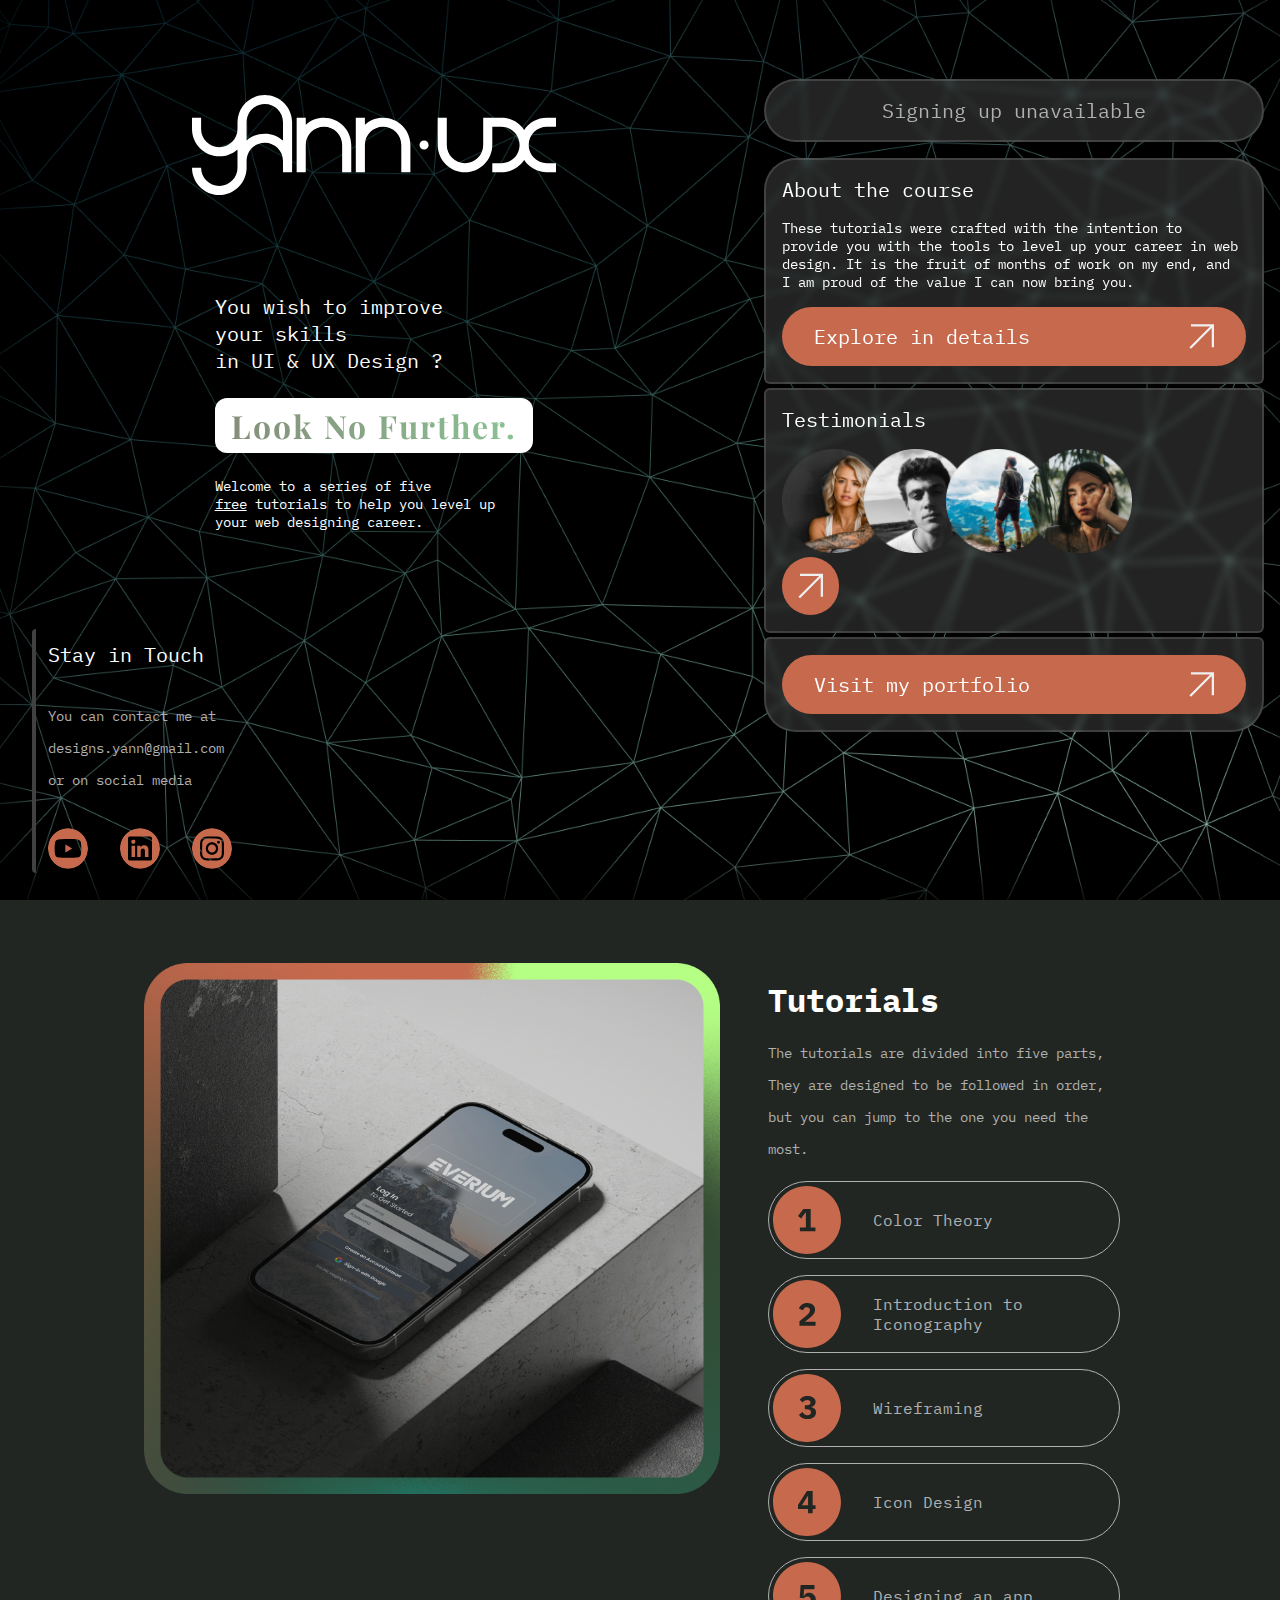
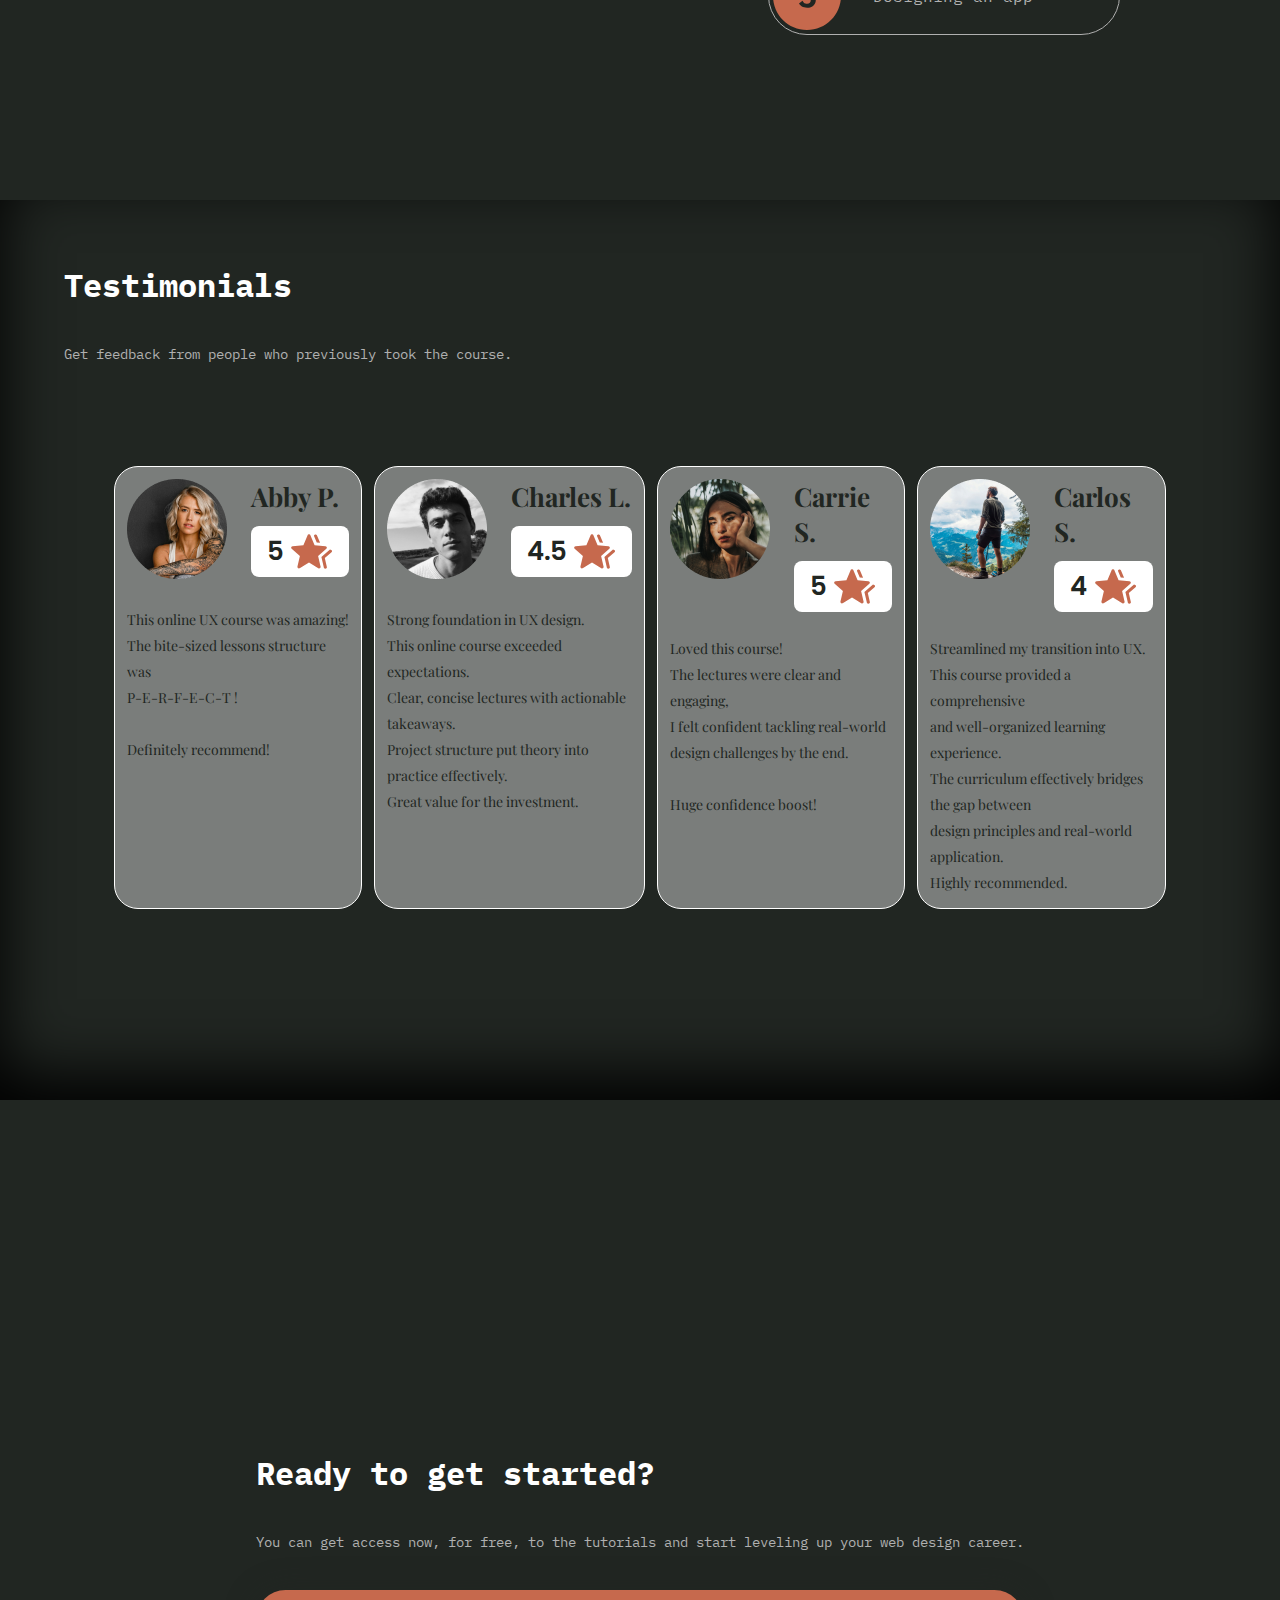
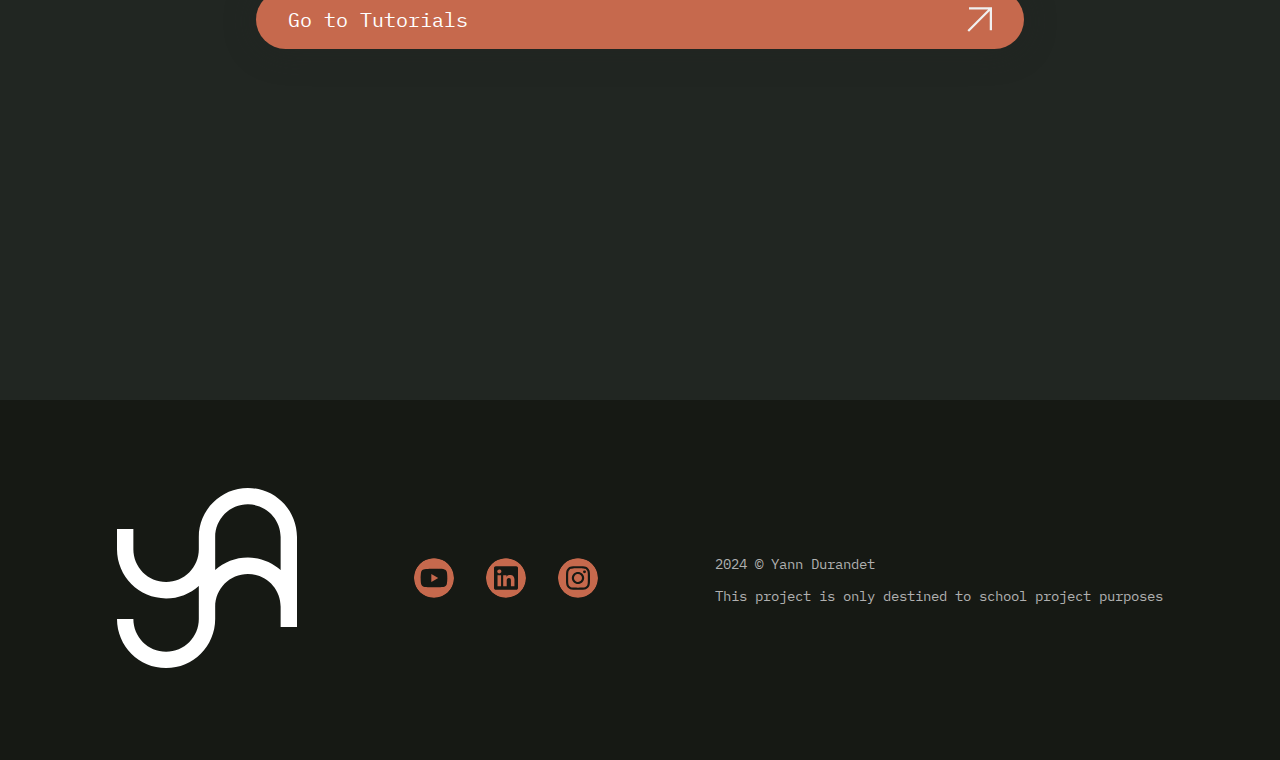
<file: index.html>
<!DOCTYPE html>
<html lang="en">

<head>
    <meta charset="UTF-8">
    <meta name="viewport" content="width=device-width, initial-scale=1.0">
    <title>Yann UX</title>
    <link rel="stylesheet" href="style.css" class="css">
</head>

<body>
    <section id="hero">
        <div class="nav--left">
            <img class="upper--nav__left" src="assets/logo/logo.svg">
            <div class="centered--welcome">
                <p class="txt--24 txt--white">You wish to improve<br>your skills<br>in UI & UX Design ?</p>
                <h1><span class="txt--40">Look No Further.</span></h1>
                <p class="txt--18 txt--white">Welcome to a series of five<br><span class="underlined">free</span>
                    tutorials to help you level up<br>your web designing career.</p>
            </div>
            <div class="contact">
                <p class="txt--24 txt--white">
                    Stay in Touch
                </p>
                <p class="txt--18 txt--light__grey">
                    You can contact me at
                    <br>designs.yann@gmail.com
                    <br>or on social media
                </p>
                <span class="social--icons">
                    <a href="https://www.youtube.com/@yanndurandet2003" target=_blank><img
                            src="assets/icons/youtube.svg" alt=""></a>
                    <a href="https://www.linkedin.com/in/yann-durandet-web-designer/" target=_blank><img
                            src="assets/icons/linkedIn.svg" alt=""></a>
                    <a href="http://instagram.com/yann_visuals" target=_blank><img src="assets/icons/instagram.svg"
                            alt=""></a>
                </span>
            </div>
        </div>
        <div class="nav--right">
            <a href="#" id="signin" class="homepage--navigation">Signing up unavailable</a>
            <div class="homepage--navigation__container">
                <a id="about--course" class="homepage--navigation" href="#tutorials">
                    <p class="txt--24 txt--white">
                        About the course
                    </p>
                    <p class="txt--18 txt--white">
                        These tutorials were crafted with the intention to provide you with the tools to level up your
                        career in web design. It is the fruit of months of work on my end, and I am proud of the value I
                        can now bring you.</p>
                    <div class="copper--button">
                        <span>Explore in details</span>
                        <img src="assets/icons/arrow_outward.svg" alt="">
                    </div>
                </a>
                <div id="testimonials" class="homepage--navigation">
                    <p class="txt--24 txt--white">
                        Testimonials
                    </p>
                    <a href="#testimonials__section">
                        <figure id="testimonial--faces">
                            <img src="assets/illustrations/T1.png">
                            <img src="assets/illustrations/T2.png">
                            <img src="assets/illustrations/T3.png">
                            <img src="assets/illustrations/T4.png">
                        </figure>
                        <div class="copper--button single--arrow">
                            <img src="assets/icons/arrow_outward.svg" alt="">
                        </div>
                    </a>
                </div>
                <a id="cta--portfolio" href="https://yanndurandet.me" class="homepage--navigation">
                    <div class="copper--button">
                        <span>Visit my portfolio</span>
                        <img src="assets/icons/arrow_outward.svg" alt="">
                    </div>
                </a>
            </div>

        </div>
    </section>
    <section id="tutorials">
        <div class="tutorials--img">
            <img src="assets/illustrations/mockedUp.png" alt="">
        </div>
        <div class="links--container">
            <div class="tutorials--txt">
                <h2 class="txt--40 txt--white">Tutorials</h2>
                <p class="txt--18 txt--light__grey">The tutorials are divided into five parts,
                    They are designed to be followed in order, but you can jump to the one you need the most.</p>
            <div class="tutorial--links">
                <a class="tutorial--link" href="tutorial1.html"><img src="assets/icons/copper__1.svg" alt=""><span>Color Theory</span></a>
                <a class="tutorial--link" href="tutorial2.html"><img src="assets/icons/copper__2.svg" alt=""><span>Introduction to Iconography</span></a>
                <a class="tutorial--link" href="tutorial3.html"><img src="assets/icons/copper__3.svg" alt=""><span>Wireframing</span></a>
                <a class="tutorial--link" href="tutorial4.html"><img src="assets/icons/copper__4.svg" alt=""><span>Icon Design</span></a>
                <a class="tutorial--link" href="tutorial5.html"><img src="assets/icons/copper__5.svg" alt=""><span>Designing an app</span></a>
            </div>
        </div>
    </section>
    <section id="testimonials__section">
        <h2 class="txt--40 txt--white">
            Testimonials
        </h2>
        <p class="txt--18 txt--light__grey">
            Get feedback from people who previously took the course.
        </p>
        <div class="reviews--container">
            <div class="review--container">
                <div class="review--header">
                    <figure>
                        <img src="assets/illustrations/T1.png" alt="">
                    </figure>
                    <div class="review--header__right--hander">
                        <p class="review--author">
                            Abby P.
                        </p>
                        <div class="review--score">
                            <span class="review--rating">5</span>
                            <img src="assets/icons/star.svg" alt="">
                        </div>
                    </div>
                </div>
                <p class="review--text txt--18 txt--white">
                    This online UX course was amazing!<br>
                    The bite-sized lessons structure was<br>
                    P-E-R-F-E-C-T !<br>
                    <br>
                    Definitely recommend!
                </p>
            </div>
            <div class="review--container">
                <div class="review--header">
                    <figure>
                        <img src="assets/illustrations/T2.png" alt="">
                    </figure>
                    <div class="review--header__right--hander">
                        <p class="review--author">
                            Charles L.
                        </p>
                        <div class="review--score">
                            <span class="review--rating">4.5</span>
                            <img src="assets/icons/star.svg" alt="">
                        </div>
                    </div>
                </div>
                <p class="review--text txt--18 txt--white">
                    Strong foundation in UX design.<br>
                    This online course exceeded expectations.<br>
                    Clear, concise lectures with actionable takeaways.<br>
                    Project structure put theory into practice effectively.<br>
                    Great value for the investment.
                </p>
            </div>
            <div class="review--container">
                <div class="review--header">
                    <figure>
                        <img src="assets/illustrations/T4.png" alt="">
                    </figure>
                    <div class="review--header__right--hander">
                        <p class="review--author">
                            Carrie S.
                        </p>
                        <div class="review--score">
                            <span class="review--rating">5</span>
                            <img src="assets/icons/star.svg" alt="">
                        </div>
                    </div>
                </div>
                <p class="review--text txt--18 txt--white">
                    Loved this course!<br>
                    The lectures were clear and engaging,<br>
                    I felt confident tackling real-world<br>
                    design challenges by the end.<br><br>
                    
                    Huge confidence boost!
                </p>
            </div>
            <div class="review--container">
                <div class="review--header">
                    <figure>
                        <img src="assets/illustrations/T3.png" alt="">
                    </figure>
                    <div class="review--header__right--hander">
                        <p class="review--author">
                            Carlos S.
                        </p>
                        <div class="review--score">
                            <span class="review--rating">4</span>
                            <img src="assets/icons/star.svg" alt="">
                        </div>
                    </div>
                </div>
                <p class="review--text txt--18 txt--white">
                    Streamlined my transition into UX.<br>
                    This course provided a comprehensive<br>
                    and well-organized learning experience.<br>
                    The curriculum effectively bridges the gap between<br>
                    design principles and real-world application.<br>
                    Highly recommended.
                </p>
            </div>
        </div>
    </section>
    <section id="getStarted">
        <div class="getStarted--container">
            <h2 class="txt--40 txt--white">
                Ready to get started?
            </h2>
            <p class="txt--18 txt--light__grey">
                You can get access now, for free, to the tutorials and start leveling up your web design career.
            </p>
            <a class="copper--button" href="#tutorials">
                <span>Go to Tutorials</span>
                <img src="assets/icons/arrow_outward.svg" alt="">
            </a>
        </div>
    </section>
    <footer>
        <figure>
            <img src="assets/logo/logo__square.svg" alt="">
        </figure>
        <span class="social--icons">
            <a href="https://www.youtube.com/@yanndurandet2003" target=_blank><img
                    src="assets/icons/youtube.svg" alt=""></a>
            <a href="https://www.linkedin.com/in/yann-durandet-web-designer/" target=_blank><img
                    src="assets/icons/linkedIn.svg" alt=""></a>
            <a href="http://instagram.com/yann_visuals" target=_blank><img src="assets/icons/instagram.svg"
                    alt=""></a>
        </span>
        <div>
            <p class="txt--18 txt--light__grey">
                2024 © Yann Durandet
            </p>
            <p class="txt--18 txt--light__grey">
                This project is only destined to school project purposes
            </p>
        </div>
    </footer>
</body>

</html>
</file>
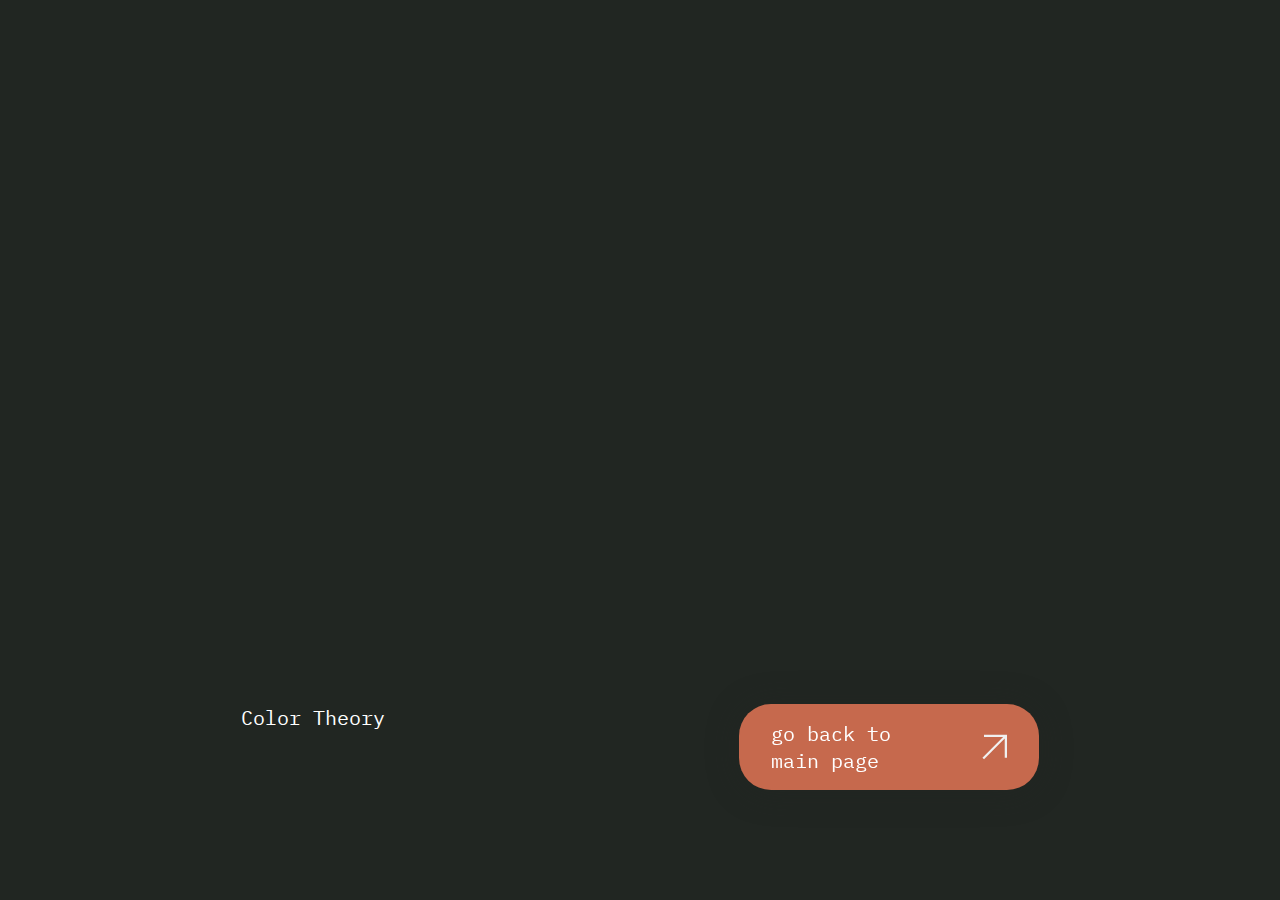
<file: tutorial1.html>
<!DOCTYPE html>
<html lang="en">
<head>
    <meta charset="UTF-8">
    <meta name="viewport" content="width=device-width, initial-scale=1.0">
    <title>Tutorial TEST</title>
    <link rel="stylesheet" href="style.css">
</head>
<body>
    <section id="tutorial">
        <iframe width="920" height="608" src="https://www.youtube.com/embed/_jBm5XHM5Zc" title="1  MD Théorie des couleurs" frameborder="0" allow="accelerometer; autoplay; clipboard-write; encrypted-media; gyroscope; picture-in-picture; web-share" referrerpolicy="strict-origin-when-cross-origin" allowfullscreen style="border-radius: 32px;"></iframe>
        <div>
            <p class="txt--24 txt--white">Color Theory</p>
            <a class="copper--button" style="width: 300px;" href="index.html#tutorials">
                <span>go back to main page</span>
                <img src="assets/icons/arrow_outward.svg" alt="">
            </a>
        </div>
    </section>
</body>
</html>
</file>
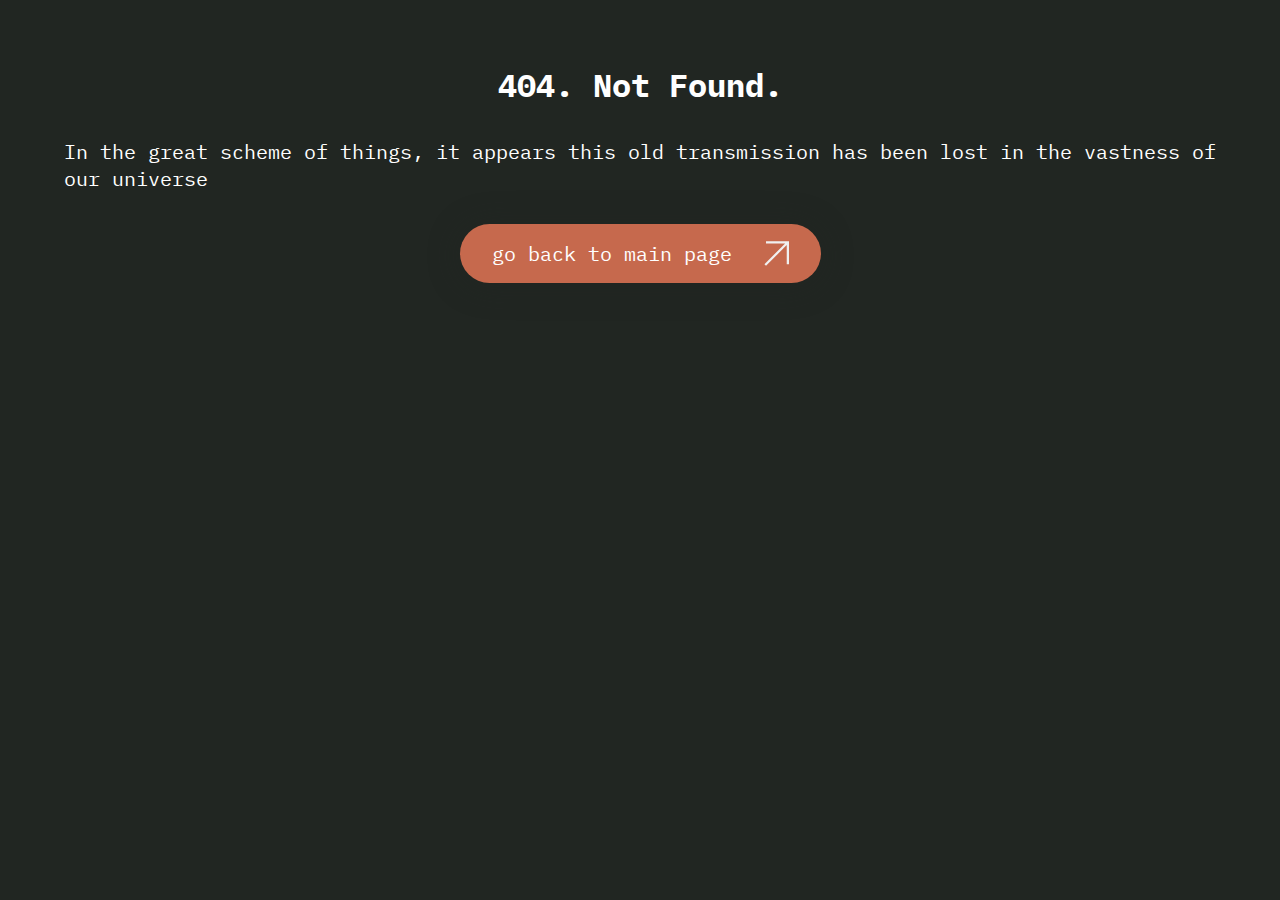
<file: tutorial2.html>
<!DOCTYPE html>
<html lang="en">
<head>
    <meta charset="UTF-8">
    <meta name="viewport" content="width=device-width, initial-scale=1.0">
    <title>Tutorial TEST</title>
    <link rel="stylesheet" href="style.css">
</head>
<body>
    <section id="tutorial">
        <h2 class="txt--40 txt--white">404. Not Found.</h2>
        <p class="txt--24 txt--white">In the great scheme of things, it appears this old transmission has been lost in the vastness of our universe</p>
        <a class="copper--button" style="width: fit-content;" href="index.html">
            <span>go back to main page</span>
            <img src="assets/icons/arrow_outward.svg" alt="">
        </a>
    </section>
</body>
</html>
</file>
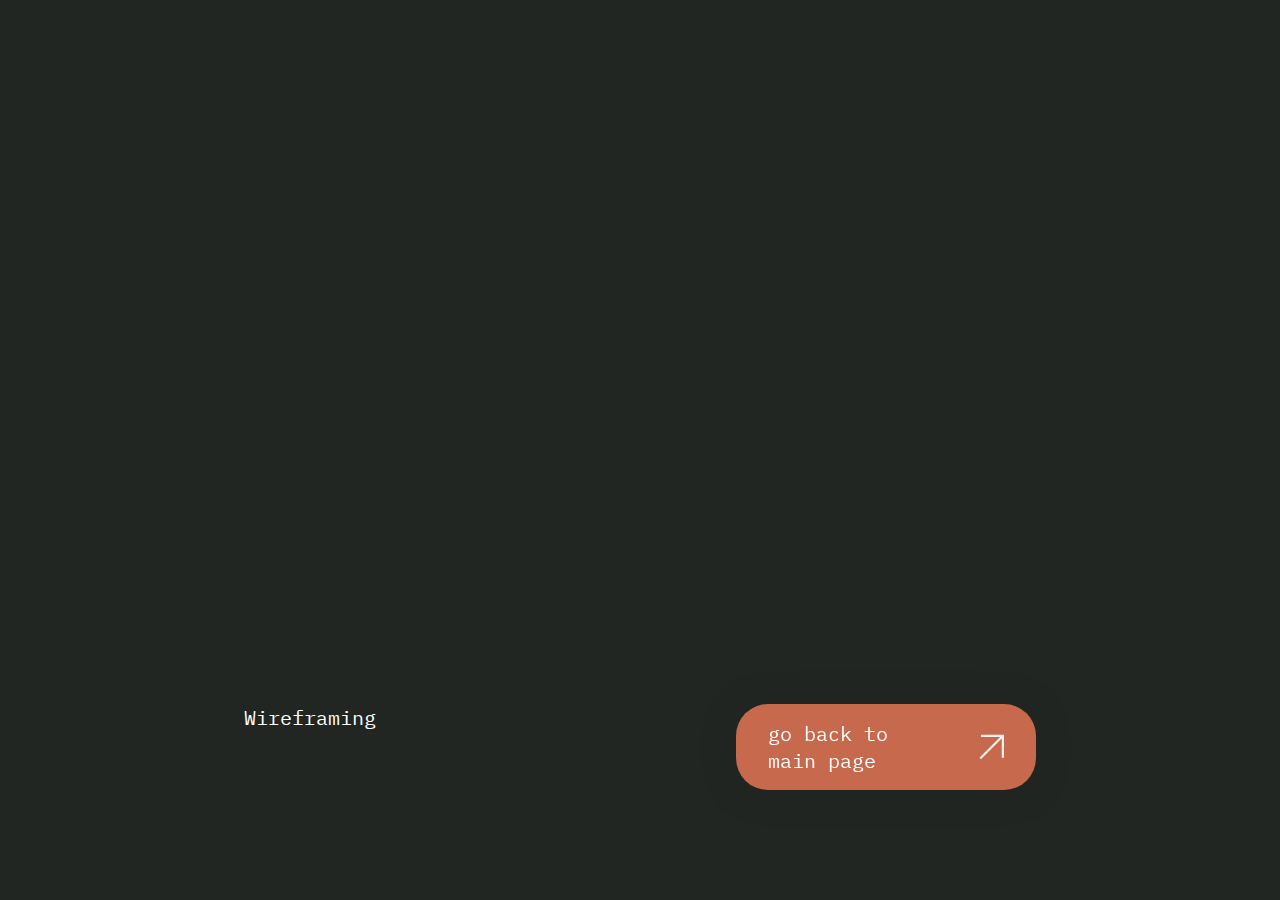
<file: tutorial3.html>
<!DOCTYPE html>
<html lang="en">
<head>
    <meta charset="UTF-8">
    <meta name="viewport" content="width=device-width, initial-scale=1.0">
    <title>Tutorial TEST</title>
    <link rel="stylesheet" href="style.css">
</head>
<body>
    <section id="tutorial">
        <iframe width="920" height="608" src="https://www.youtube.com/embed/KGchD-fTRt0" title="3  La page de connexion" frameborder="0" allow="accelerometer; autoplay; clipboard-write; encrypted-media; gyroscope; picture-in-picture; web-share" referrerpolicy="strict-origin-when-cross-origin" allowfullscreen></iframe>
        <div>
            <p class="txt--24 txt--white">Wireframing</p>
            <a class="copper--button" style="width: 300px;" href="index.html#tutorials">
                <span>go back to main page</span>
                <img src="assets/icons/arrow_outward.svg" alt="">
            </a>
        </div>
    </section>
</body>
</html>
</file>
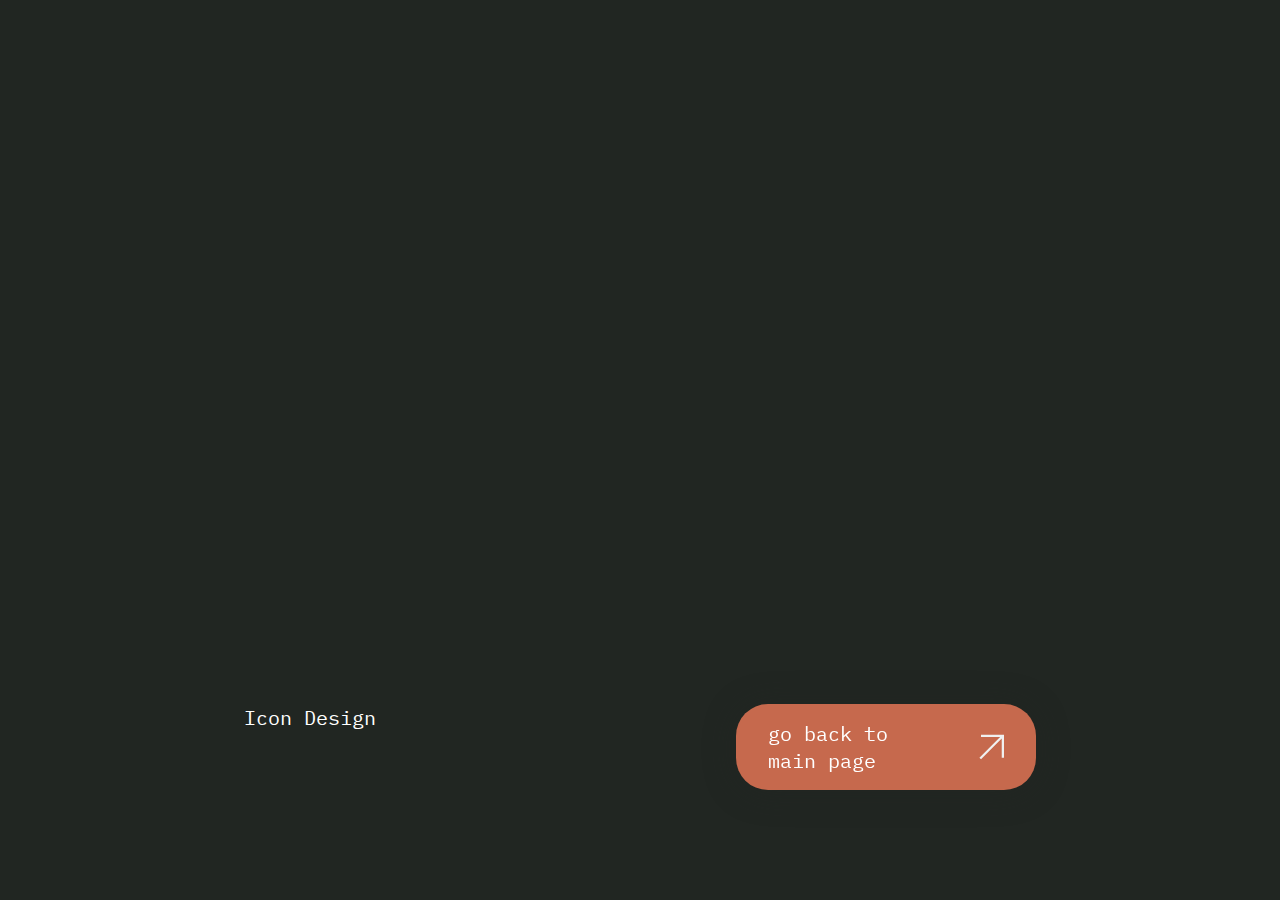
<file: tutorial4.html>
<!DOCTYPE html>
<html lang="en">
<head>
    <meta charset="UTF-8">
    <meta name="viewport" content="width=device-width, initial-scale=1.0">
    <title>Tutorial TEST</title>
    <link rel="stylesheet" href="style.css">
</head>
<body>
    <section id="tutorial">
        <iframe width="920" height="608" src="https://www.youtube.com/embed/HRgjV0aekRE" title="4  Les Icones Pt2" frameborder="0" allow="accelerometer; autoplay; clipboard-write; encrypted-media; gyroscope; picture-in-picture; web-share" referrerpolicy="strict-origin-when-cross-origin" allowfullscreen></iframe>
        <div>
            <p class="txt--24 txt--white">Icon Design</p>
            <a class="copper--button" style="width: 300px;" href="index.html#tutorials">
                <span>go back to main page</span>
                <img src="assets/icons/arrow_outward.svg" alt="">
            </a>
        </div>
    </section>
</body>
</html>
</file>
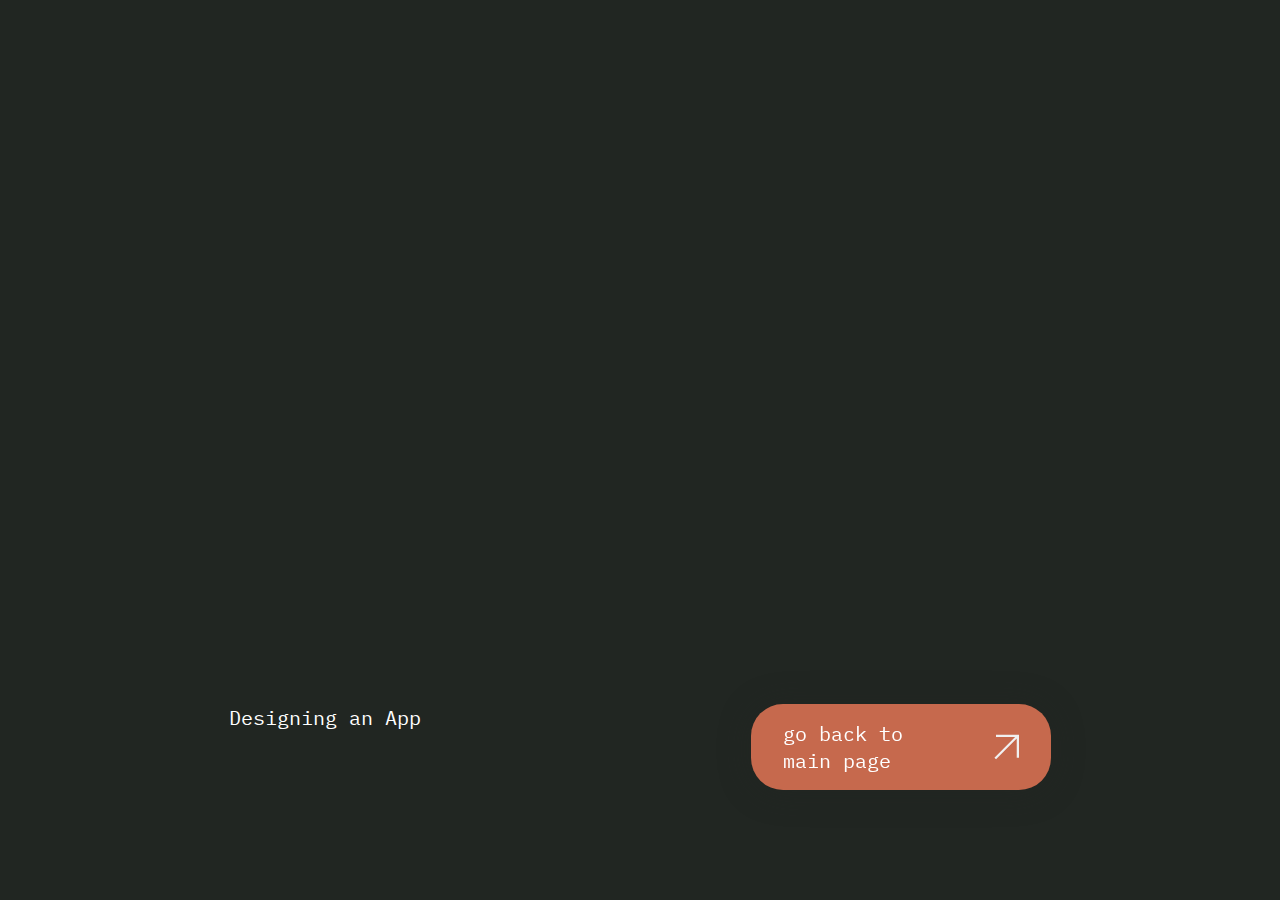
<file: tutorial5.html>
<!DOCTYPE html>
<html lang="en">
<head>
    <meta charset="UTF-8">
    <meta name="viewport" content="width=device-width, initial-scale=1.0">
    <title>Tutorial TEST</title>
    <link rel="stylesheet" href="style.css">
</head>
<body>
    <section id="tutorial">
        <iframe width="920" height="608" src="https://www.youtube.com/embed/0lQjd0o7pTs" title="5 Le Layout" frameborder="0" allow="accelerometer; autoplay; clipboard-write; encrypted-media; gyroscope; picture-in-picture; web-share" referrerpolicy="strict-origin-when-cross-origin" allowfullscreen></iframe>
        <div>
            <p class="txt--24 txt--white">Designing an App</p>
            <a class="copper--button" style="width: 300px;" href="index.html#tutorials">
                <span>go back to main page</span>
                <img src="assets/icons/arrow_outward.svg" alt="">
            </a>
        </div>
    </section>
</body>
</html>
</file>
<file: style.css>
@import url('https://fonts.googleapis.com/css2?family=IBM+Plex+Mono:ital,wght@0,100;0,200;0,300;0,400;0,500;0,600;0,700;1,100;1,200;1,300;1,400;1,500;1,600;1,700&display=swap');
@import url('https://fonts.googleapis.com/css2?family=Playfair+Display:ital,wght@0,400..900;1,400..900&display=swap');
@import url('https://fonts.googleapis.com/css2?family=Playfair+Display:ital,wght@0,400..900;1,400..900&family=Poppins:ital,wght@0,100;0,200;0,300;0,400;0,500;0,600;0,700;0,800;0,900;1,100;1,200;1,300;1,400;1,500;1,600;1,700;1,800;1,900&display=swap');

* {
    margin: 0;
    padding: 0;
    box-sizing: border-box;
    font-family: 'IBM Plex Mono', sans-serif;
    transition: all 600ms ease;
    scroll-behavior: smooth;
}

a {
    text-decoration: none;
    color: var(--white);
}

:root {
    --leaf: #84AE70;
    --dark--leaf: #334A33;
    --copper: #C6694D;
    --black: #212622;
    --white: #FFFFFF;
    --light_grey: #B0B0B0;
    --txt_20: 20px;
    --txt_14: 14px;
    --txt_32: 32px;
    /*===*/
}

.txt--white {
    color: var(--white);
}

.txt--light__grey {
    color: var(--light_grey);
    line-height: 32px;
}

.txt--black {
    color: var(--black);
}

.txt--40 {
    font-size: var(--txt_32)
}

.txt--24 {
    font-size: var(--txt_20)
}

.txt--18 {
    font-size: var(--txt_14);
}

.copper--button {
    background-color: var(--copper);
    border-radius: 32px;
    display: flex;
    flex-direction: row;
    gap: 32px;
    width: 100%;
    padding: 16px 32px;
    justify-content: space-between;
    font-size: var(--txt_20);
    box-shadow: 0px 2px 32px #21262279;
    position: relative;
    overflow: hidden;
}

.single--arrow {
    width: min-content;
    height: min-content;
    display: flex;
    justify-content: center;
    padding: 16px 16px;
}

.copper--button span,
.copper--button img {
    color: var(--white);
    position: relative;
    z-index: 1;
    transition: color 0.6s cubic-bezier(0.53, 0.21, 0, 1);
}

.copper--button::before {
    content: '';
    position: absolute;
    top: 50%;
    left: 0;
    border-radius: 6px;
    transform: translate(-100%, -50%);
    width: 100%;
    height: 100%;
    background-color: var(--dark--leaf);
    transition: transform 0.6s cubic-bezier(0.53, 0.21, 0, 1);
}

.copper--button:hover::before {
    transform: translate(0, -50%);
}

.underlined {
    text-decoration: underline;
}

/* //////////////////////////////////////// */

body {
    background-color: var(--black);
    display: flex;
    justify-content: center;
    flex-direction: column;
}

h1 {
    padding: 6px 16px;
    background-color: var(--white);
    display: flex;
    align-items: center;
    width: fit-content;
    border-radius: 12px;
    filter: drop-shadow(0px 0px 24px rgba(0, 0, 0, 0.15));

}

h1 span {
    color: transparent;
    background: linear-gradient(91.05deg, #868E7B 0%, #89c293 100%);
    background-clip: text;
    -webkit-background-clip: text;
    -webkit-text-fill-color: transparent;
    font-family: 'Playfair Display';
    font-weight: bold;
    letter-spacing: 0.07em;
}

/* //////////////////////////////////////// */

#hero {
    display: flex;
    justify-content: space-evenly;
    flex-direction: row;
    width: inherit;
    padding: 7dvh 0 3dvh 0;
    height: 100dvh;
    background-image: url('assets/illustrations/background--hero.png');
    background-attachment: fixed;
    background-position: center;
    background-size: cover;
    box-shadow: inset 0px -24px 64px rgb(0, 0, 0);
    background: translateZ(-500px);
}

.nav--left {
    width: 70%;
    padding: 32px 32px 0 32px;
    display: flex;
    flex-direction: column;
    justify-content: space-between;
    align-items: center;
}

.upper--nav__left {
    display: flex;
    flex-direction: column;
    align-items: center;
    height: 100px;
}

.centered--welcome {
    display: flex;
    flex-direction: column;
    align-items: left;
    justify-content: left;
    padding: 0px 0px 0px 0px;
    width: fit-content;
    gap: 24px;
}

.contact {
    width: 100%;
    align-items: left;
    padding: 12px 12px 0 12px;
    display: flex;
    flex-direction: column;
    gap: 32px;
    border-left: solid #414141 4px;
    border-radius: 4px;
}

.social--icons {
    display: flex;
    justify-content: left;
    gap: 32px;
}

.social--icons a img {
    width: 40px;
    border-radius: 20px;
}

.social--icons a img:hover {
    background-color: var(--white);
    translate: 0 -8px;
}


/* //////////////////////////////////////// */

.nav--right {
    width: 50%;
    padding: 16px;
    display: flex;
    flex-direction: column;
    align-items: center;
    gap: 16px;
}

.homepage--navigation__container {
    display: flex;
    flex-direction: column;
    gap: 4px;
}

.homepage--navigation {
    background-color: #ffffff23;
    width: 100%;
    padding: 16px;
    border-radius: 6px;
    border: 2px solid #ffffff23;
    backdrop-filter: blur(3.85px);
    display: flex;
    flex-direction: column;
    gap: 16px;
}

#signin {
    cursor: not-allowed;
    font-size: var(--txt_20);
    border-radius: 80px;
    color: var(--light_grey);
    align-items: center;
}

#signin:hover {
    filter: brightness(0.5);
}

#about--course:hover,
#cta--portfolio:hover,
#testimonials:hover {
    filter: brightness(1.2);
    background-color: #ffffff3b;
    backdrop-filter: blur(6.85px);
}

#about--course {
    border-radius: 32px 32px 6px 6px;
}

#about--course p {
    width: 100%;
}

#testimonials div {
    display: flex;
    flex-direction: row;
    align-items: baseline;
    gap: -32px;
}

#testimonial--faces img {
    width: 104px;
    height: 104px;
    margin-right: -32px;
}

#cta--portfolio {
    border-radius: 6px 6px 32px 32px;
}

/* //////////////////////////////////////// */

#tutorials {
    display: flex;
    flex-direction: row;
    justify-content: center;
    gap: 32px;
    padding: 7dvh 0 3dvh 0;
    height: 100dvh;
}

.tutorials--img img {
    max-width: 45dvw;

}

.links--container {
    display: flex;
    flex-direction: column;
    justify-content: space-between;
    width: 30%;
    padding: 16px;
    height: fit-content;
}

.tutorials--txt {
    display: flex;
    flex-direction: column;
    gap: 16px;
}

.tutorial--links {
    display: flex;
    flex-direction: column;
    gap: 16px;
}

.tutorial--link {
    display: flex;
    flex-direction: row;
    gap: 32px;
    align-items: center;
    justify-content: start;
    color: var(--light_grey);
    border: 1px solid var(--light_grey);
    padding: 4px;
    border-radius: 80px;
}

.tutorial--link:hover {
    background-color: #ffffff3b;
    backdrop-filter: blur(6.85px);
    color: var(--white);
}

/* //////////////////////////////////////// */

#testimonials__section {
    height: 100dvh;
    background-image: url('assets/illustrations/background--hero.png');
    background-attachment: fixed;
    background-position: center;
    background-size: cover;
    padding: 64px;
    display: flex;
    flex-direction: column;
    gap: 32px;
    box-shadow: inset 0px 24px 64px rgb(0, 0, 0);
    box-shadow: inset 0px -24px 64px rgb(0, 0, 0);
}

.reviews--container {
    background-image: url(assets/illustrations/EightyPercentSwaggers.png);
    background-attachment: fixed;
    background-position: center;
    background-size: cover;
    padding: 64px;
    overflow: hidden;
    border-radius: 64px;
    height: fit-content;
    display: flex;
    flex-direction: row;
    justify-content: center;
    gap: 12px;
}

.review--container {
    display: flex;
    flex-direction: column;
    background-color: #ffffff67;
    border-radius: 24px;
    padding: 12px;
    gap: 24px;
    width: fit-content;
    border: 1px var(--white) solid;

}

.review--text {
    font-family: playfair display;
    line-height: 26px;
    color: var(--black);
}

.review--header {
    display: flex;
    flex-direction: row;
    gap: 24px;
}

.review--header figure img{
    width: 100px;
    height: 100px;
}
.review--header__right--hander {
    display: flex;
    flex-direction: column;
    gap: 12px;
}

.review--author {
    font-weight: bold;
    font-size: 26px;
    font-family: playfair display;
    color: var(--black);
}

.review--score {
    display: flex;
    flex-direction: row;
    align-items: center;
    gap: 8px;
    padding: 6px 16px;
    border-radius: 8px;
    background-color: var(--white);
    width: fit-content;
    height: fit-content;
}

.review--rating {
    font-weight: 600;
    font-size: 26px;
    color: var(--black);
    font-family: poppins;
}

#getStarted {
    height: 100dvh;
    display: flex;
    flex-direction: column;
    align-items: center;
    justify-content: center;
}

.getStarted--container{
    display: flex;
    flex-direction: column;
    gap: 32px;
}
footer {
    height: 40dvh;
    background-color: #161914;
    display: flex;
    flex-direction: row;
    justify-content: space-evenly;
    align-items: center;
}

#tutorial{
    display: flex;
    height: 100dvh;
    flex-direction: column;
    align-items: center;
    padding: 64px;
    gap: 32px;
}

#tutorial div{
    display: flex;
    flex-direction: row;
    justify-content: space-around;
    width: 100%;
}
</file>
